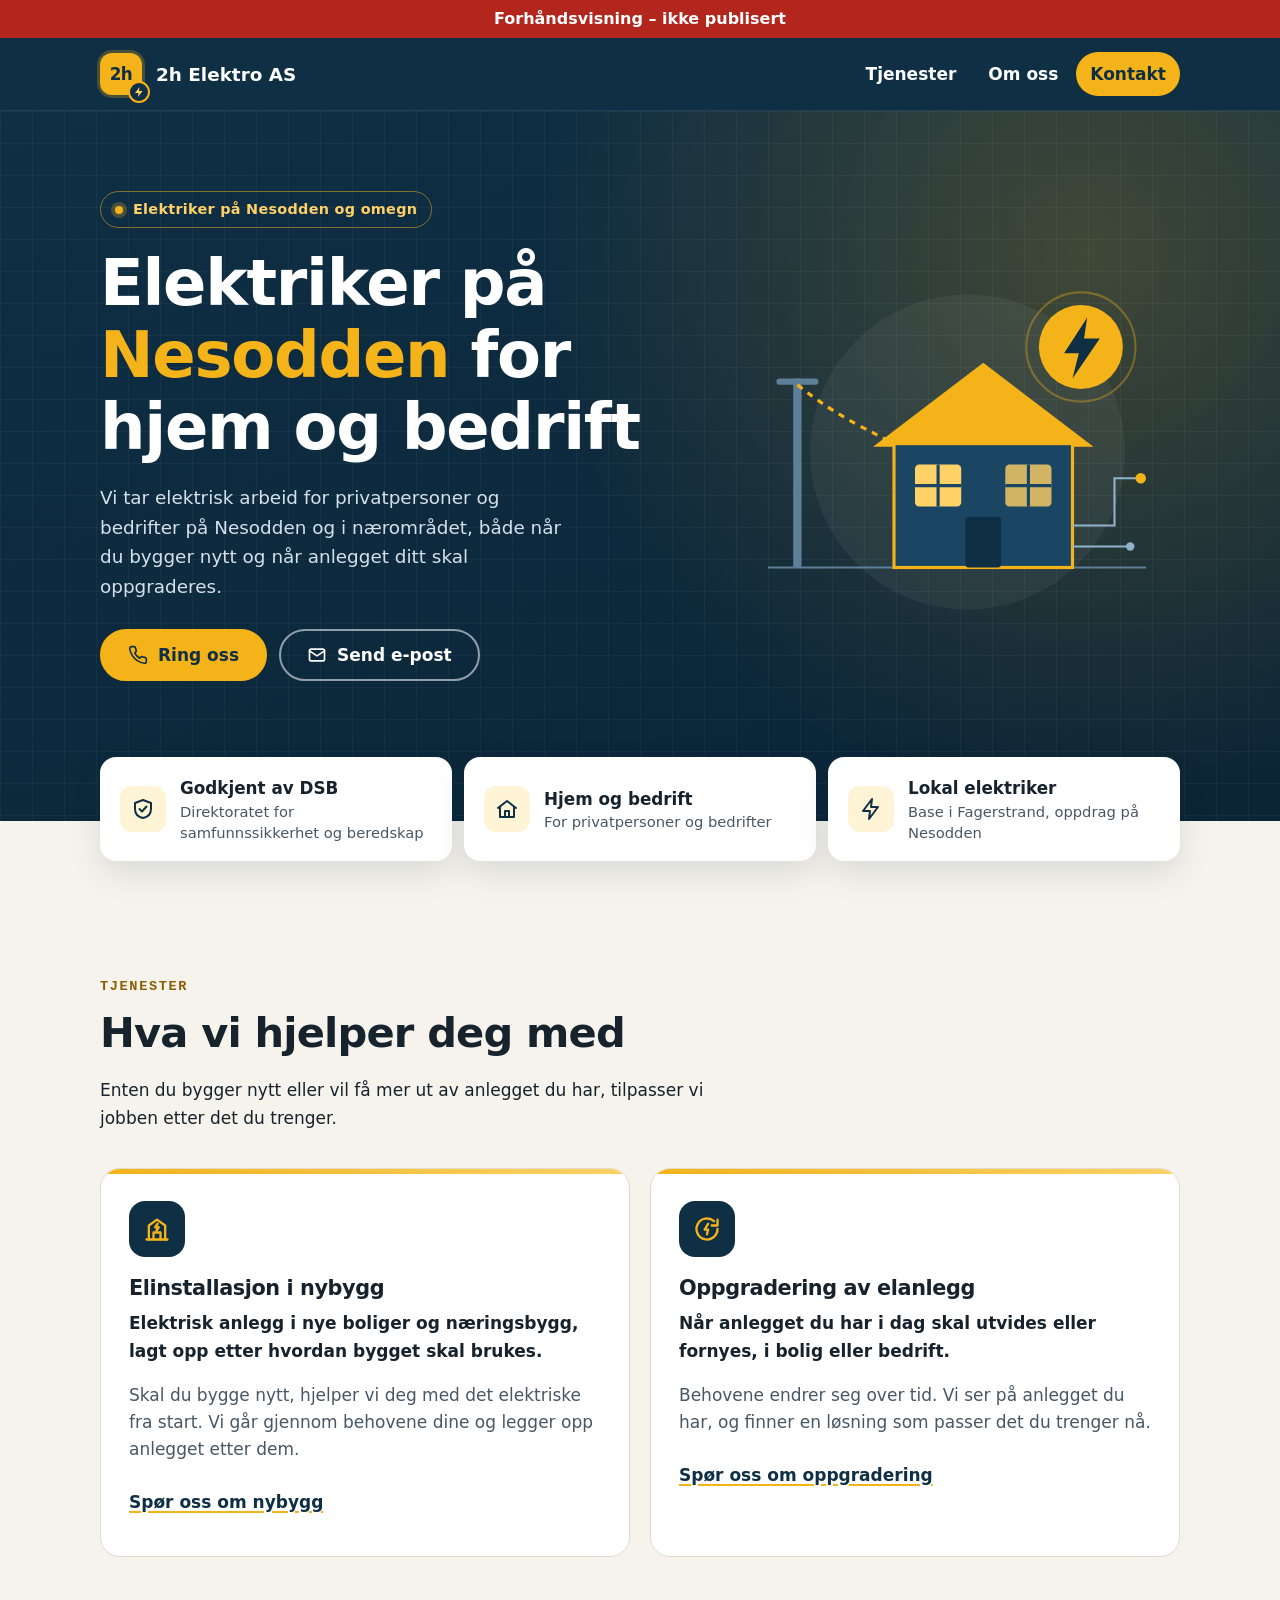
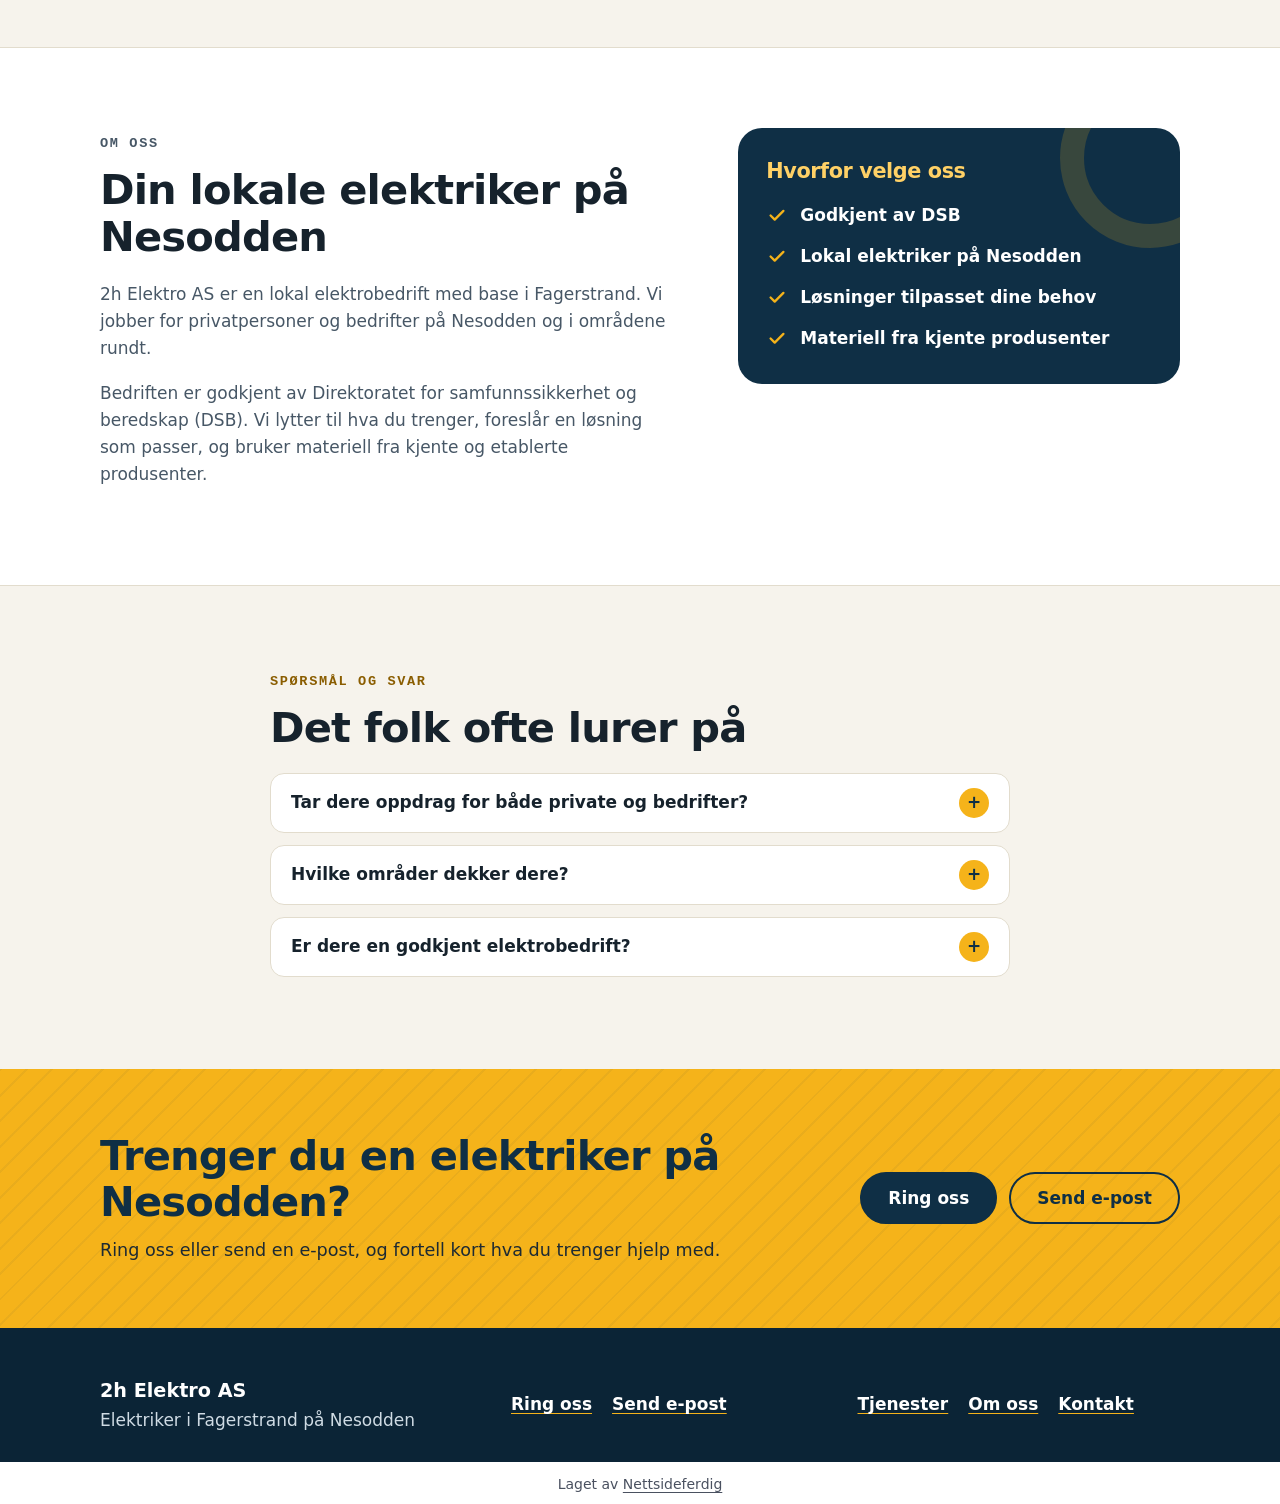
<file: index.html>
<!doctype html>
<html lang="nb">
<head>
<meta charset="utf-8">
<meta name="viewport" content="width=device-width, initial-scale=1">
<title>Elektriker Nesodden – 2h Elektro AS</title>
<meta name="description" content="Lokal elektriker på Nesodden for hjem og bedrift. Elektrisk arbeid i nybygg og oppgradering av eksisterende anlegg.">
<link rel="canonical" href="https://andersmathisen7-design.github.io/side-2h-elektro-as-15c1d1fa/">
<meta property="og:type" content="website">
<meta property="og:locale" content="nb_NO">
<meta property="og:site_name" content="2h Elektro AS">
<meta property="og:title" content="Elektriker Nesodden – 2h Elektro AS">
<meta property="og:description" content="Lokal elektriker på Nesodden for hjem og bedrift. Elektrisk arbeid i nybygg og oppgradering av eksisterende anlegg.">
<meta property="og:url" content="https://andersmathisen7-design.github.io/side-2h-elektro-as-15c1d1fa/">
<meta http-equiv="Content-Security-Policy" content="default-src 'none'; style-src 'self'; img-src 'self'; manifest-src 'self'; worker-src 'self'; script-src 'self'">
<link rel="stylesheet" href="./style.css">
<meta name="theme-color" content="#0f2f45">
<link rel="manifest" href="./manifest.webmanifest">
<link rel="icon" href="./icon.svg" type="image/svg+xml">
<script src="./pwa.js" defer></script>
<meta name="robots" content="noindex,nofollow">
<script type="application/ld+json">{"@context":"https://schema.org","@type":"Electrician","name":"2h Elektro AS","description":"Lokal elektriker på Nesodden for hjem og bedrift. Elektrisk arbeid i nybygg og oppgradering av eksisterende anlegg.","email":"post@2helektro.no","areaServed":"Fagerstrand","url":"https://andersmathisen7-design.github.io/side-2h-elektro-as-15c1d1fa","telephone":"468 22 166"}</script>
</head>
<body>
<div class="forhandsstripe">Forhåndsvisning – ikke publisert</div>
<header class="topp"><div class="topp-inner"><a class="logo" href="./" aria-label="Til forsiden"><span class="merke" aria-hidden="true">2h<svg class="lyn" viewBox="0 0 24 24"><path d="M13 2L4 14h7l-1 8 9-12h-7z" fill="currentColor"/></svg></span><span class="logo-navn">2h Elektro AS</span></a><nav aria-label="Hovedmeny"><ul><li><a href="./#tjenester">Tjenester</a></li><li><a href="./#om-oss">Om oss</a></li><li><a class="nav-knapp" href="./#kontakt">Kontakt</a></li></ul></nav></div></header>
<main>
<section class="hero"><div class="wrap hero-grid"><div class="hero-tekst"><p class="etikett"><span class="prikk" aria-hidden="true"></span>Elektriker på Nesodden og omegn</p><h1>Elektriker på <em>Nesodden</em> for hjem og bedrift</h1><p class="ingress">Vi tar elektrisk arbeid for privatpersoner og bedrifter på Nesodden og i nærområdet, både når du bygger nytt og når anlegget ditt skal oppgraderes.</p><div class="knapper"><a class="knapp" href="tel:46822166"><svg viewBox="0 0 24 24" aria-hidden="true" fill="none" stroke="currentColor" stroke-width="2" stroke-linecap="round" stroke-linejoin="round"><path d="M22 16.9v3a2 2 0 0 1-2.2 2 19.8 19.8 0 0 1-8.6-3.1 19.5 19.5 0 0 1-6-6A19.8 19.8 0 0 1 2.1 4.2 2 2 0 0 1 4.1 2h3a2 2 0 0 1 2 1.7c.1.9.4 1.8.7 2.7a2 2 0 0 1-.5 2.1L8 9.8a16 16 0 0 0 6 6l1.3-1.3a2 2 0 0 1 2.1-.4c.9.3 1.8.6 2.7.7a2 2 0 0 1 1.7 2z"/></svg>Ring oss</a><a class="knapp knapp-strek" href="mailto:post@2helektro.no"><svg viewBox="0 0 24 24" aria-hidden="true" fill="none" stroke="currentColor" stroke-width="2" stroke-linecap="round" stroke-linejoin="round"><rect x="3" y="5" width="18" height="14" rx="2"/><path d="M3 7l9 6 9-6"/></svg>Send e-post</a></div></div><div class="hero-figur" aria-hidden="true"><svg viewBox="0 0 400 330"><circle cx="210" cy="180" r="150" fill="#ffffff" fill-opacity="0.05"/><line x1="20" y1="290" x2="380" y2="290" stroke="#5d7f97" stroke-width="2"/><rect x="44" y="110" width="8" height="180" rx="2" fill="#5d7f97"/><rect x="28" y="110" width="40" height="6" rx="3" fill="#5d7f97"/><path d="M48 116 C 90 150, 120 160, 150 178" fill="none" stroke="#f5b31a" stroke-width="3" stroke-dasharray="6 6"/><polygon points="120,175 225,95 330,175" fill="#f5b31a"/><rect x="140" y="172" width="170" height="118" fill="#1a4563" stroke="#f5b31a" stroke-width="3"/><rect x="160" y="192" width="44" height="40" rx="4" fill="#ffd166"/><line x1="182" y1="192" x2="182" y2="232" stroke="#1a4563" stroke-width="3"/><line x1="160" y1="212" x2="204" y2="212" stroke="#1a4563" stroke-width="3"/><rect x="246" y="192" width="44" height="40" rx="4" fill="#ffd166" fill-opacity="0.8"/><line x1="268" y1="192" x2="268" y2="232" stroke="#1a4563" stroke-width="3"/><line x1="246" y1="212" x2="290" y2="212" stroke="#1a4563" stroke-width="3"/><rect x="208" y="242" width="34" height="48" rx="3" fill="#0f2f45"/><polyline points="310,250 350,250 350,205 375,205" fill="none" stroke="#8fb3cc" stroke-width="2"/><circle cx="375" cy="205" r="5" fill="#f5b31a"/><polyline points="310,270 365,270" fill="none" stroke="#8fb3cc" stroke-width="2"/><circle cx="365" cy="270" r="4" fill="#8fb3cc"/><circle cx="318" cy="80" r="52" fill="none" stroke="#f5b31a" stroke-opacity="0.35" stroke-width="2"/><circle cx="318" cy="80" r="40" fill="#f5b31a"/><path d="M324 52 L302 86 H316 L310 110 L336 72 H321 Z" fill="#0f2f45"/></svg></div></div></section><section class="fakta-felt" aria-label="Kort om oss"><ul class="wrap fakta"><li><span class="ikon" aria-hidden="true"><svg viewBox="0 0 24 24" fill="none" stroke="currentColor" stroke-width="2" stroke-linecap="round" stroke-linejoin="round"><path d="M12 3l8 3v6c0 5-3.5 8-8 9-4.5-1-8-4-8-9V6z"/><path d="M8.5 12l2.5 2.5 4.5-5"/></svg></span><span><strong>Godkjent av DSB</strong><small>Direktoratet for samfunnssikkerhet og beredskap</small></span></li><li><span class="ikon" aria-hidden="true"><svg viewBox="0 0 24 24" fill="none" stroke="currentColor" stroke-width="2" stroke-linecap="round" stroke-linejoin="round"><path d="M3 11l9-7 9 7"/><path d="M5 10v10h14V10"/><path d="M10 20v-6h4v6"/></svg></span><span><strong>Hjem og bedrift</strong><small>For privatpersoner og bedrifter</small></span></li><li><span class="ikon" aria-hidden="true"><svg viewBox="0 0 24 24" fill="none" stroke="currentColor" stroke-width="2" stroke-linecap="round" stroke-linejoin="round"><path d="M13 2L4 14h7l-1 8 9-12h-7z"/></svg></span><span><strong>Lokal elektriker</strong><small>Base i Fagerstrand, oppdrag på Nesodden</small></span></li></ul></section><section id="tjenester" class="tjenester"><div class="wrap"><div class="seksjon-topp"><p class="etikett-mork">Tjenester</p><h2>Hva vi hjelper deg med</h2><p>Enten du bygger nytt eller vil få mer ut av anlegget du har, tilpasser vi jobben etter det du trenger.</p></div><div class="kort-grid"><article class="kort"><span class="kort-ikon" aria-hidden="true"><svg viewBox="0 0 24 24" fill="none" stroke="currentColor" stroke-width="2" stroke-linecap="round" stroke-linejoin="round"><path d="M3 21h18"/><path d="M5 21V9l7-5 7 5v12"/><path d="M9 21v-6h6v6"/><path d="M12.5 7.5l-2 3h3l-2 3"/></svg></span><h3>Elinstallasjon i nybygg</h3><p class="kort-ingress">Elektrisk anlegg i nye boliger og næringsbygg, lagt opp etter hvordan bygget skal brukes.</p><p>Skal du bygge nytt, hjelper vi deg med det elektriske fra start. Vi går gjennom behovene dine og legger opp anlegget etter dem.</p><a class="tekstlenke" href="#kontakt">Spør oss om nybygg</a></article><article class="kort"><span class="kort-ikon" aria-hidden="true"><svg viewBox="0 0 24 24" fill="none" stroke="currentColor" stroke-width="2" stroke-linecap="round" stroke-linejoin="round"><path d="M21 12a9 9 0 1 1-3-6.7"/><path d="M21 4v5h-5"/><path d="M13 7.5l-3 5h3l-1 4"/></svg></span><h3>Oppgradering av elanlegg</h3><p class="kort-ingress">Når anlegget du har i dag skal utvides eller fornyes, i bolig eller bedrift.</p><p>Behovene endrer seg over tid. Vi ser på anlegget du har, og finner en løsning som passer det du trenger nå.</p><a class="tekstlenke" href="#kontakt">Spør oss om oppgradering</a></article></div></div></section><section id="om-oss" class="om"><div class="wrap om-grid"><div class="om-tekst"><p class="etikett-mork">Om oss</p><h2>Din lokale elektriker på Nesodden</h2><p>2h Elektro AS er en lokal elektrobedrift med base i Fagerstrand. Vi jobber for privatpersoner og bedrifter på Nesodden og i områdene rundt.</p><p>Bedriften er godkjent av Direktoratet for samfunnssikkerhet og beredskap (DSB). Vi lytter til hva du trenger, foreslår en løsning som passer, og bruker materiell fra kjente og etablerte produsenter.</p></div><aside class="hvorfor" aria-labelledby="hvorfor-tittel"><h3 id="hvorfor-tittel">Hvorfor velge oss</h3><ul class="sjekk"><li><svg viewBox="0 0 24 24" aria-hidden="true" fill="none" stroke="currentColor" stroke-width="2.5" stroke-linecap="round" stroke-linejoin="round"><path d="M5 12.5l4.5 4.5L19 7.5"/></svg>Godkjent av DSB</li><li><svg viewBox="0 0 24 24" aria-hidden="true" fill="none" stroke="currentColor" stroke-width="2.5" stroke-linecap="round" stroke-linejoin="round"><path d="M5 12.5l4.5 4.5L19 7.5"/></svg>Lokal elektriker på Nesodden</li><li><svg viewBox="0 0 24 24" aria-hidden="true" fill="none" stroke="currentColor" stroke-width="2.5" stroke-linecap="round" stroke-linejoin="round"><path d="M5 12.5l4.5 4.5L19 7.5"/></svg>Løsninger tilpasset dine behov</li><li><svg viewBox="0 0 24 24" aria-hidden="true" fill="none" stroke="currentColor" stroke-width="2.5" stroke-linecap="round" stroke-linejoin="round"><path d="M5 12.5l4.5 4.5L19 7.5"/></svg>Materiell fra kjente produsenter</li></ul></aside></div></section><section class="faq" aria-labelledby="faq-tittel"><div class="wrap smal"><p class="etikett-mork">Spørsmål og svar</p><h2 id="faq-tittel">Det folk ofte lurer på</h2><details><summary>Tar dere oppdrag for både private og bedrifter?</summary><p>Ja. Vi jobber for privatpersoner og bedrifter på Nesodden og i nærområdet.</p></details><details><summary>Hvilke områder dekker dere?</summary><p>Vi holder til i Fagerstrand og tar oppdrag på Nesodden og i områdene rundt.</p></details><details><summary>Er dere en godkjent elektrobedrift?</summary><p>Ja, bedriften er godkjent av Direktoratet for samfunnssikkerhet og beredskap (DSB).</p></details></div></section><section id="kontakt" class="kontakt"><div class="wrap kontakt-grid"><div><h2>Trenger du en elektriker på Nesodden?</h2><p>Ring oss eller send en e-post, og fortell kort hva du trenger hjelp med.</p></div><div class="knapper"><a class="knapp knapp-mork" href="tel:46822166">Ring oss</a><a class="knapp knapp-lys" href="mailto:post@2helektro.no">Send e-post</a></div></div></section>
</main>
<footer class="bunn"><div class="wrap bunn-grid"><div><p class="bunn-navn">2h Elektro AS</p><p>Elektriker i Fagerstrand på Nesodden</p></div><address><a href="tel:46822166">Ring oss</a><a href="mailto:post@2helektro.no">Send e-post</a></address><nav aria-label="Bunnmeny"><a href="./#tjenester">Tjenester</a><a href="./#om-oss">Om oss</a><a href="./#kontakt">Kontakt</a></nav></div></footer>
<p class="nf-byra">Laget av <a href="https://nettsideferdig.no/">Nettsideferdig</a></p>
</body>
</html>
</file>
<file: style.css>
/* Fast fra Sidefabrikken: bestillingswidgeten. */
:root { --nf-farge: #0f2f45; }
#nf-bestill [hidden] { display: none !important; }
#nf-bestill button { font: inherit; padding: 0.5rem 0.9rem; margin: 0.2rem; border: 1px solid var(--nf-farge); border-radius: 6px; background: #fff; color: var(--nf-farge); cursor: pointer; }
#nf-bestill button:disabled { opacity: 0.6; }
#nf-bestill .nf-knapp { background: var(--nf-farge); color: #fff; }
#nf-bestill .nf-tjeneste { display: block; width: 100%; text-align: left; }
#nf-bestill .nf-tjeneste small, #nf-bestill .nf-vare small { display: block; color: #555; }
#nf-bestill .nf-felt { display: block; margin: 0.5rem 0; }
#nf-bestill input, #nf-bestill select, #nf-bestill textarea { font: inherit; padding: 0.4rem; border: 1px solid #c5cad3; border-radius: 4px; display: block; width: 100%; max-width: 24rem; }
#nf-bestill input[type="checkbox"], #nf-bestill input[type="radio"] { display: inline-block; width: auto; margin: 0 0.4rem 0 0; vertical-align: middle; }
#nf-bestill .nf-rad { display: flex; flex-wrap: wrap; gap: 0.5rem; }
#nf-bestill .nf-vare { padding: 0.4rem 0; border-bottom: 1px solid #e3e6eb; }
#nf-bestill .nf-feil, #nf-bestill .nf-utsolgt { color: #b3261e; }
#nf-bestill .nf-test { background: #fff4e5; padding: 0.4rem 0.8rem; border-radius: 6px; }
#nf-bestill .nf-oppsummering { font-weight: 600; }
#nf-bestill .nf-faner { display: flex; flex-wrap: wrap; gap: 0.25rem; margin: 0.5rem 0 1rem; }
#nf-bestill .nf-fane.nf-valgt, #nf-bestill .nf-dag.nf-valgt { background: var(--nf-farge); color: #fff; }
#nf-bestill .nf-adresse { position: relative; max-width: 24rem; }
#nf-bestill .nf-forslag { position: absolute; top: 100%; left: 0; right: 0; z-index: 10; max-height: 15rem; overflow-y: auto; background: #fff; border: 1px solid #c5cad3; border-radius: 4px; box-shadow: 0 4px 12px rgba(0, 0, 0, 0.15); }
#nf-bestill .nf-forslag button { display: block; width: 100%; margin: 0; border: 0; border-radius: 0; padding: 0.5rem 0.75rem; text-align: left; color: inherit; }
#nf-bestill .nf-forslag button:hover, #nf-bestill .nf-forslag button:focus { background: #f4f7fb; }
#nf-bestill .nf-dager { display: flex; flex-wrap: wrap; gap: 0.25rem; margin: 0.5rem 0; }
#nf-bestill .nf-dag.nf-full { text-decoration: line-through; color: #777; border-color: #c5cad3; }
#nf-bestill .nf-tillegg { margin: 0.5rem 0; }
#nf-bestill .nf-sporsmal { margin: 0.8rem 0; }
#nf-bestill .nf-hjelp { display: block; font-size: 0.875rem; color: #666; margin: 0.15rem 0 0.25rem; }
#nf-bestill .nf-sum { font-weight: 700; font-size: 1.15rem; }
#nf-bestill .nf-ja-nei { display: flex; gap: 1.5rem; margin-top: 0.25rem; }
.prisliste table { border-collapse: collapse; width: 100%; max-width: 36rem; }
.prisliste th, .prisliste td { text-align: left; padding: 0.4rem 0.6rem 0.4rem 0; border-bottom: 1px solid #e3e6eb; vertical-align: top; }
.prisliste td:last-child, .prisliste th:last-child { text-align: right; white-space: nowrap; padding-right: 0; }
.prisliste small { color: #555; }
.prisliste .prisinfo { font-size: 0.875rem; color: #555; }

main > section.melding, main > section.bestill { box-sizing: border-box; max-width: 42rem; margin: 0 auto; padding: 2.5rem 1.25rem 3.5rem; }
.nf-skjema .nf-felt { display: block; margin: 0.75rem 0; }
.nf-skjema label, .nf-skjema legend { display: block; font-weight: 600; }
.nf-skjema fieldset { border: 0; padding: 0; margin: 0.75rem 0; min-width: 0; }
.nf-skjema fieldset label { font-weight: 400; }
.nf-skjema input, .nf-skjema textarea { font: inherit; padding: 0.5rem; border: 1px solid #c5cad3; border-radius: 4px; display: block; width: 100%; max-width: 32rem; }
.nf-skjema input[type="radio"] { display: inline-block; width: auto; margin: 0 0.4rem 0 0; vertical-align: middle; }
.nf-skjema input:focus, .nf-skjema textarea:focus { outline: 2px solid var(--nf-farge); outline-offset: 1px; }
.nf-skjema button { font: inherit; font-weight: 600; border: 0; cursor: pointer; padding: 0.85rem 1.5rem; border-radius: 6px; background: var(--nf-farge); color: #fff; min-height: 44px; }
.nf-skjema .nf-info { font-size: 0.875rem; color: #555; }

/* Designet */
:root{--navy:#0f2f45;--navy-2:#17405e;--amber:#f5b31a;--amber-lys:#ffd166;--ink:#16222c;--muted:#475766;--paper:#f6f3ec;--kort:#ffffff;--linje:#e2dccd}*,*::before,*::after{box-sizing:border-box}body{margin:0;background:var(--paper);color:var(--ink);font-family:system-ui,-apple-system,"Segoe UI",Helvetica,Arial,sans-serif;font-size:17px;line-height:1.6}img{display:block;width:100%;height:auto}h1,h2,h3{line-height:1.12;letter-spacing:-0.02em;margin:0 0 .5em;font-weight:800}h2{font-size:clamp(1.75rem,4.5vw,2.6rem)}h3{font-size:1.3rem}p{margin:0 0 1em;max-width:65ch}a{color:var(--navy-2);text-underline-offset:3px}a:focus-visible{outline:3px solid var(--amber);outline-offset:3px;border-radius:6px}.wrap{width:100%;max-width:1120px;margin:0 auto;padding:0 20px}.topp{background:var(--navy);color:#fff;border-bottom:1px solid rgba(255,255,255,.08)}.topp-inner{max-width:1120px;margin:0 auto;padding:10px 20px;display:flex;flex-wrap:wrap;align-items:center;justify-content:space-between;gap:8px 24px}.logo{display:inline-flex;align-items:center;gap:14px;color:#fff;text-decoration:none;font-weight:800;font-size:1.15rem;min-height:52px}.merke{position:relative;display:inline-grid;place-items:center;width:42px;height:42px;border-radius:12px;background:var(--amber);color:var(--navy);font-weight:900;font-size:1.05rem;letter-spacing:-0.04em;box-shadow:0 0 0 3px rgba(245,179,26,.25)}.merke .lyn{position:absolute;right:-8px;bottom:-8px;width:22px;height:22px;padding:3px;border-radius:50%;background:var(--navy);color:var(--amber-lys);border:2px solid var(--amber)}.topp nav ul{list-style:none;margin:0;padding:0;display:flex;gap:4px;flex-wrap:wrap}.topp nav a{display:inline-flex;align-items:center;min-height:44px;padding:0 14px;color:#fff;text-decoration:none;font-weight:600;border-radius:999px}.topp nav a:hover{background:rgba(255,255,255,.1)}.topp nav a.nav-knapp{background:var(--amber);color:var(--navy)}.topp nav a.nav-knapp:hover{background:var(--amber-lys)}.hero{position:relative;overflow:hidden;background:radial-gradient(circle at 85% 20%,rgba(245,179,26,.22),transparent 45%),linear-gradient(160deg,var(--navy) 0%,#0b2436 100%);color:#fff;padding:56px 0 110px}.hero::before{content:"";position:absolute;inset:0;background-image:linear-gradient(rgba(255,255,255,.04) 1px,transparent 1px),linear-gradient(90deg,rgba(255,255,255,.04) 1px,transparent 1px);background-size:32px 32px;pointer-events:none}.hero-grid{position:relative;display:grid;gap:32px;align-items:center}.etikett{display:inline-flex;align-items:center;gap:10px;margin:0 0 20px;padding:6px 14px;border:1px solid rgba(245,179,26,.5);border-radius:999px;color:var(--amber-lys);font-size:.9rem;font-weight:600;letter-spacing:.02em}.prikk{width:8px;height:8px;border-radius:50%;background:var(--amber);box-shadow:0 0 0 4px rgba(245,179,26,.25)}.hero h1{font-size:clamp(2.3rem,7vw,4rem);max-width:14ch;margin-bottom:20px}.hero h1 em{font-style:normal;color:var(--amber)}.ingress{font-size:1.15rem;color:#d5e1ea;max-width:40ch;margin-bottom:28px}.knapper{display:flex;flex-wrap:wrap;gap:12px}.knapp{display:inline-flex;align-items:center;justify-content:center;gap:10px;min-height:52px;padding:0 26px;border-radius:999px;background:var(--amber);color:var(--navy);font-weight:800;text-decoration:none;border:2px solid var(--amber);transition:transform .15s ease,background .15s ease}.knapp:hover{background:var(--amber-lys);border-color:var(--amber-lys);transform:translateY(-1px)}.knapp svg{width:20px;height:20px;flex:none}.knapp-strek{background:transparent;color:#fff;border-color:rgba(255,255,255,.55)}.knapp-strek:hover{background:rgba(255,255,255,.1);border-color:#fff}.knapp-mork{background:var(--navy);border-color:var(--navy);color:#fff}.knapp-mork:hover{background:var(--navy-2);border-color:var(--navy-2)}.knapp-lys{background:transparent;color:var(--navy);border-color:var(--navy)}.knapp-lys:hover{background:rgba(15,47,69,.08);border-color:var(--navy)}.hero-figur{max-width:420px;width:100%;margin:0 auto}.hero-figur svg{display:block;width:100%;height:auto}.fakta-felt{position:relative;margin-top:-64px;z-index:1}.fakta{list-style:none;margin:0 auto;display:grid;gap:12px}.fakta li{display:flex;align-items:center;gap:14px;background:var(--kort);padding:18px 20px;border-radius:16px;box-shadow:0 12px 30px rgba(15,47,69,.12)}.fakta strong{display:block;font-size:1.05rem}.fakta small{display:block;color:var(--muted);font-size:.92rem;line-height:1.4}.ikon{flex:none;display:grid;place-items:center;width:46px;height:46px;border-radius:12px;background:#fff4d6;color:var(--navy)}.ikon svg{width:24px;height:24px}.etikett-mork{display:inline-block;margin:0 0 12px;font-family:ui-monospace,"SFMono-Regular",Menlo,monospace;font-size:.85rem;font-weight:700;letter-spacing:.12em;text-transform:uppercase;color:#8a5d00}.tjenester{padding:88px 0 72px}.seksjon-topp{max-width:640px;margin-bottom:36px}.kort-grid{display:grid;gap:20px}.kort{position:relative;background:var(--kort);border-radius:20px;padding:32px 28px;border:1px solid var(--linje);overflow:hidden}.kort::before{content:"";position:absolute;left:0;top:0;right:0;height:5px;background:linear-gradient(90deg,var(--amber),var(--amber-lys))}.kort-ikon{display:grid;place-items:center;width:56px;height:56px;border-radius:16px;background:var(--navy);color:var(--amber);margin-bottom:20px}.kort-ikon svg{width:28px;height:28px}.kort-ingress{font-weight:600;color:var(--ink)}.kort p{color:var(--muted)}.kort p.kort-ingress{color:var(--ink)}.tekstlenke{display:inline-flex;align-items:center;gap:6px;min-height:44px;font-weight:700;color:var(--navy);text-decoration-color:var(--amber);text-decoration-thickness:2px}.om{background:#fff;padding:80px 0;border-top:1px solid var(--linje);border-bottom:1px solid var(--linje)}.om-grid{display:grid;gap:36px;align-items:start}.om-tekst p{color:var(--muted)}.hvorfor{background:var(--navy);color:#fff;border-radius:24px;padding:32px 28px;position:relative;overflow:hidden}.hvorfor::after{content:"";position:absolute;right:-60px;top:-60px;width:180px;height:180px;border-radius:50%;border:24px solid rgba(245,179,26,.18)}.hvorfor h3{position:relative;color:var(--amber-lys);margin-bottom:18px}.sjekk{position:relative;list-style:none;margin:0;padding:0;display:grid;gap:14px}.sjekk li{display:flex;gap:12px;align-items:flex-start;font-weight:600}.sjekk svg{flex:none;width:22px;height:22px;margin-top:2px;color:var(--amber)}.faq{padding:80px 0}.smal{max-width:780px}.faq details{background:#fff;border:1px solid var(--linje);border-radius:14px;margin-bottom:12px}.faq summary{cursor:pointer;list-style:none;display:flex;justify-content:space-between;align-items:center;gap:16px;min-height:56px;padding:14px 20px;font-weight:700}.faq summary::-webkit-details-marker{display:none}.faq summary::after{content:"+";flex:none;display:grid;place-items:center;width:30px;height:30px;border-radius:50%;background:var(--amber);color:var(--navy);font-weight:800}.faq details[open] summary::after{content:"–"}.faq summary:focus-visible{outline:3px solid var(--amber);outline-offset:2px;border-radius:14px}.faq details p{padding:0 20px 18px;margin:0;color:var(--muted)}.kontakt{background:var(--amber);padding:64px 0;position:relative;overflow:hidden}.kontakt::before{content:"";position:absolute;inset:0;background:repeating-linear-gradient(135deg,rgba(15,47,69,.05) 0 2px,transparent 2px 18px)}.kontakt-grid{position:relative;display:grid;gap:24px;align-items:center}.kontakt h2{color:var(--navy);margin-bottom:10px}.kontakt p{color:#1d2a33;font-size:1.1rem;margin:0}.bunn{background:#0b2436;color:#cfdbe4;padding:48px 0 28px}.bunn-grid{display:grid;gap:24px}.bunn-navn{color:#fff;font-weight:800;font-size:1.2rem;margin:0 0 4px}.bunn p{margin:0}.bunn address{font-style:normal;display:flex;flex-wrap:wrap;gap:4px 20px}.bunn a{display:inline-flex;align-items:center;min-height:44px;color:#fff;font-weight:600;text-decoration-color:var(--amber)}.bunn nav{display:flex;flex-wrap:wrap;gap:4px 20px}@media (min-width:700px){.fakta{grid-template-columns:repeat(3,1fr)}.kort-grid{grid-template-columns:repeat(2,1fr)}.kontakt-grid{grid-template-columns:1.4fr auto}.bunn-grid{grid-template-columns:1.2fr 1fr 1fr;align-items:center}}@media (min-width:900px){.hero{padding:80px 0 140px}.hero-grid{grid-template-columns:1.15fr .85fr}.om-grid{grid-template-columns:1.3fr 1fr;gap:64px}.tjenester{padding:110px 0 90px}}@media (max-width:520px){.topp nav{width:100%}.topp nav ul{justify-content:space-between;width:100%}.topp nav a{padding:0 10px}.hero-figur{max-width:300px}.knapper .knapp{flex:1 1 100%}}@media (prefers-reduced-motion:reduce){.knapp{transition:none}.knapp:hover{transform:none}}

/* Fast fra Sidefabrikken */
.forhandsstripe { display: block !important; position: relative !important; z-index: 2147483647 !important; background: #b3261e !important; color: #fff !important; text-align: center !important; padding: 0.5rem 1rem !important; font: 600 1rem/1.4 system-ui, sans-serif !important; visibility: visible !important; opacity: 1 !important; max-height: none !important; height: auto !important; min-height: 0 !important; overflow: visible !important; margin: 0 !important; top: auto !important; left: auto !important; right: auto !important; bottom: auto !important; width: auto !important; transform: none !important; clip-path: none !important; filter: none !important; text-indent: 0 !important; font-size: 1rem !important; }
.nf-byra { display: block !important; position: static !important; inset: auto !important; z-index: auto !important; background: #fff !important; color: #4a5160 !important; text-align: center !important; padding: 0.75rem 1rem !important; margin: 0 !important; width: auto !important; max-width: none !important; height: auto !important; min-height: 0 !important; max-height: none !important; overflow: visible !important; visibility: visible !important; opacity: 1 !important; transform: none !important; clip-path: none !important; filter: none !important; font: 400 0.875rem/1.5 system-ui, sans-serif !important; letter-spacing: normal !important; text-indent: 0 !important; text-transform: none !important; }
.nf-byra a { display: inline !important; position: static !important; color: inherit !important; text-decoration: underline !important; font: inherit !important; visibility: visible !important; opacity: 1 !important; pointer-events: auto !important; }
.nf-felle { display: none !important; position: absolute !important; left: -10000px !important; width: 1px !important; height: 1px !important; overflow: hidden !important; }
</file>
